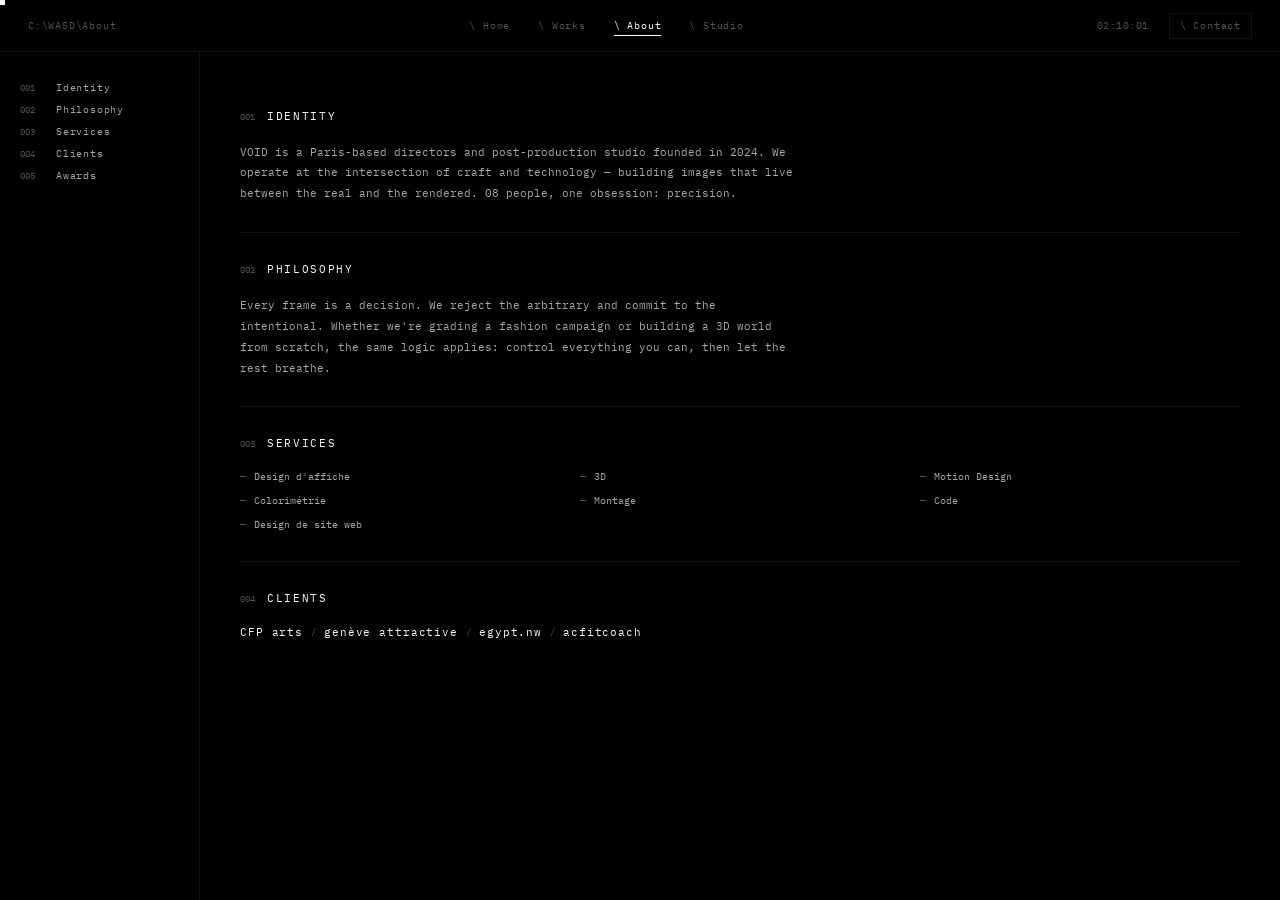
<file: about.html>
<!DOCTYPE html>
<html lang="fr">

<head>
  <meta charset="UTF-8" />
  <meta name="viewport" content="width=device-width, initial-scale=1.0" />
  <title>VOID.STUDIO — About</title>
  <link rel="stylesheet" href="shared.css" />
  <link rel="stylesheet" href="about.css" />
</head>

<body data-page="About">

  <div id="cursor"></div>

  <nav id="navbar">
    <div class="nav-path">C:\WASD\<span id="active-page">About</span></div>
    <div class="nav-links">
      <a class="nav-link" href="index.html" data-page="Home">\ Home</a>
      <a class="nav-link" href="works.html" data-page="Works">\ Works</a>
      <a class="nav-link" href="about.html" data-page="About">\ About</a>
      <a class="nav-link" href="studio.html" data-page="Studio">\ Studio</a>
    </div>
    <div class="nav-right">
      <span class="nav-clock" id="nav-clock">00:00:00</span>
      <span id="contact-trigger" class="hoverable">\ Contact</span>
    </div>
  </nav>

  <div id="contact-panel">
    <div class="cp-header">
      <span>Contact.txt</span>
      <span id="cp-close" class="cp-close hoverable">× Close</span>
    </div>
    <div class="cp-body">
      <div class="cp-row"><span class="n">012</span> Member : TITOUAN ORPEL / SAMUEL KESSLER</div>
      <div class="cp-row"><span class="n">016</span><a href="mailto:wasd.productionn@gmail.com"
          class="hoverable">wasd.productionn@gmail.com</a></div>
    </div>
  </div>

  <div id="page">
    <div class="about-layout">

      <!-- LEFT COL -->
      <div class="about-left">
        <div class="about-index">
          <div class="ai-row"><span class="ai-n">001</span><span class="ai-label">Identity</span></div>
          <div class="ai-row"><span class="ai-n">002</span><span class="ai-label">Philosophy</span></div>
          <div class="ai-row"><span class="ai-n">003</span><span class="ai-label">Services</span></div>
          <div class="ai-row"><span class="ai-n">004</span><span class="ai-label">Clients</span></div>
          <div class="ai-row"><span class="ai-n">005</span><span class="ai-label">Awards</span></div>
        </div>
      </div>

      <!-- RIGHT COL -->
      <div class="about-right">

        <section class="about-section" id="s-identity">
          <div class="as-header"><span class="as-num">001</span><span class="as-title">Identity</span></div>
          <p class="as-body">
            VOID is a Paris-based directors and post-production studio founded in 2024.
            We operate at the intersection of craft and technology — building images that live
            between the real and the rendered. 08 people, one obsession: precision.
          </p>
        </section>

        <section class="about-section" id="s-philosophy">
          <div class="as-header"><span class="as-num">002</span><span class="as-title">Philosophy</span></div>
          <p class="as-body">
            Every frame is a decision. We reject the arbitrary and commit to the intentional.
            Whether we're grading a fashion campaign or building a 3D world from scratch,
            the same logic applies: control everything you can, then let the rest breathe.
          </p>
        </section>

        <section class="about-section" id="s-services">
          <div class="as-header"><span class="as-num">003</span><span class="as-title">Services</span></div>
          <div class="services-grid">
            <div class="svc-item"><span class="svc-dot">—</span> Design d'affiche</div>
            <div class="svc-item"><span class="svc-dot">—</span> 3D</div>
            <div class="svc-item"><span class="svc-dot">—</span> Motion Design</div>
            <div class="svc-item"><span class="svc-dot">—</span> Colorimétrie</div>
            <div class="svc-item"><span class="svc-dot">—</span> Montage</div>
            <div class="svc-item"><span class="svc-dot">—</span> Code </div>
            <div class="svc-item"><span class="svc-dot">—</span> Design de site web</div>
          </div>
        </section>

        <section class="about-section" id="s-clients">
          <div class="as-header"><span class="as-num">004</span><span class="as-title">Clients</span></div>
          <div class="clients-list">
            <span class="client">CFP arts</span>
            <span class="client-sep">/</span>
            <span class="client">genève attractive</span>
            <span class="client-sep">/</span>
            <span class="client">egypt.nw</span>
            <span class="client-sep">/</span>
            <span class="client">acfitcoach</span>
            <!-- <span class="client-sep">/</span>
            <span class="client">Canal+</span>
            <span class="client-sep">/</span>
            <span class="client">Arte</span> -->
          </div>
        </section>

        <!-- <section class="about-section" id="s-awards">
          <div class="as-header"><span class="as-num">005</span><span class="as-title">Awards</span></div>
          <div class="award-row"><span class="aw-year">2024</span><span class="aw-name">Vimeo Staff Pick — Nova Zero
              Gravity</span></div>
          <div class="award-row"><span class="aw-year">2024</span><span class="aw-name">D&AD Shortlist — Motion
              Design</span></div>
        </section> -->

      </div>
    </div>
  </div>

  <script src="shared.js"></script>
</body>

</html>
</file>
<file: shared.css>
/* =============================================
   VOID.STUDIO — shared.css
   Base commune à toutes les pages
   ============================================= */

@import url('https://fonts.googleapis.com/css2?family=IBM+Plex+Mono:wght@300;400;500;700&display=swap');

:root {
  --black: #000000;
  --white: #ffffff;
  --grey: #555555;
  --grey-light: #aaaaaa;
  --grey-dark: #1a1a1a;
  --border: rgba(255,255,255,0.08);
  --font-mono: 'IBM Plex Mono', monospace;
  --nav-h: 52px;
}

*, *::before, *::after { box-sizing: border-box; margin: 0; padding: 0; }

html, body {
  width: 100%; height: 100%;
  background: var(--black);
  color: var(--white);
  font-family: var(--font-mono);
  font-size: 12px;
  line-height: 1.6;
  cursor: none;
  overflow: hidden;
}

a { color: var(--white); text-decoration: none; }

/* =============================================
   CURSOR
   ============================================= */
#cursor {
  position: fixed;
  width: 10px; height: 10px;
  background: var(--white);
  pointer-events: none;
  z-index: 99999;
  transform: translate(-50%, -50%);
  mix-blend-mode: difference;
  transition: width .15s ease, height .15s ease, border-radius .15s ease;
}
#cursor.hovering { width: 28px; height: 28px; }
#cursor.dragging { width: 16px; height: 16px; border-radius: 50%; }

/* =============================================
   NAVBAR
   ============================================= */
#navbar {
  position: fixed;
  top: 0; left: 0; right: 0;
  height: var(--nav-h);
  z-index: 500;
  display: flex;
  align-items: center;
  justify-content: space-between;
  padding: 0 28px;
  border-bottom: 1px solid var(--border);
  background: rgba(0,0,0,0.85);
  backdrop-filter: blur(8px);
}

.nav-path { font-size: 10px; color: var(--grey); letter-spacing: .08em; }
.nav-path .active-page { color: var(--white); }

.nav-links { display: flex; gap: 28px; }
.nav-link {
  font-size: 10px; color: var(--grey);
  letter-spacing: .08em;
  transition: color .2s;
  position: relative;
}
.nav-link::after {
  content: '';
  position: absolute;
  bottom: -2px; left: 0;
  width: 0; height: 1px;
  background: var(--white);
  transition: width .2s;
}
.nav-link:hover, .nav-link.active { color: var(--white); }
.nav-link:hover::after, .nav-link.active::after { width: 100%; }

.nav-right { display: flex; gap: 20px; align-items: center; }
.nav-clock { font-size: 10px; color: var(--grey); letter-spacing: .05em; }
#contact-trigger {
  font-size: 10px; color: var(--grey);
  padding: 4px 10px; border: 1px solid var(--border);
  cursor: none; transition: color .2s, border-color .2s;
  letter-spacing: .08em;
}
#contact-trigger:hover { color: var(--white); border-color: rgba(255,255,255,0.3); }

/* =============================================
   CONTACT PANEL (shared)
   ============================================= */
#contact-panel {
  position: fixed;
  top: 0; right: 0; bottom: 0;
  width: 300px;
  background: #050505;
  border-left: 1px solid var(--border);
  z-index: 600;
  transform: translateX(100%);
  transition: transform .4s cubic-bezier(.25,.46,.45,.94);
  overflow-y: auto;
}
#contact-panel.open { transform: translateX(0); }

.cp-header {
  display: flex; justify-content: space-between; align-items: center;
  padding: 16px 20px;
  border-bottom: 1px solid var(--border);
  font-size: 10px; letter-spacing: .1em; color: var(--grey-light);
}
.cp-close { cursor: none; color: var(--grey); transition: color .2s; font-size: 10px; }
.cp-close:hover { color: var(--white); }
.cp-body { padding: 16px 20px; }
.cp-row {
  display: flex; gap: 14px; align-items: flex-start;
  padding: 7px 0;
  border-bottom: 1px solid rgba(255,255,255,0.03);
  font-size: 10px; color: var(--grey-light);
}
.cp-row .n { color: var(--grey); min-width: 26px; }
.cp-row a { transition: color .2s; }
.cp-row a:hover { color: var(--grey); }

/* =============================================
   SCANLINES
   ============================================= */
body::before {
  content: '';
  position: fixed; inset: 0;
  background: repeating-linear-gradient(
    0deg, transparent, transparent 2px,
    rgba(0,0,0,0.025) 2px, rgba(0,0,0,0.025) 4px
  );
  pointer-events: none;
  z-index: 9000;
}

/* =============================================
   PAGE WRAPPER
   ============================================= */
#page {
  position: fixed;
  inset: 0;
  top: var(--nav-h);
}

/* =============================================
   CURSOR HOVERABLES — shared js will apply
   ============================================= */
.hoverable { cursor: none; }
</file>
<file: about.css>
/* about.css */

#page { overflow-y: auto; }

.about-layout {
  display: grid;
  grid-template-columns: 200px 1fr;
  height: 100%;
}

/* LEFT */
.about-left {
  border-right: 1px solid var(--border);
  padding: 28px 20px;
  position: sticky;
  top: 0;
}
.about-index { display: flex; flex-direction: column; gap: 6px; }
.ai-row { display: flex; gap: 12px; align-items: center; }
.ai-n    { font-size: 9px; color: var(--grey); min-width: 24px; }
.ai-label{ font-size: 10px; color: var(--grey-light); letter-spacing: .08em; transition: color .2s; }
.ai-row:hover .ai-label { color: var(--white); }

/* RIGHT */
.about-right {
  padding: 28px 40px;
  display: flex;
  flex-direction: column;
  gap: 0;
}

.about-section {
  padding: 28px 0;
  border-bottom: 1px solid var(--border);
}
.about-section:last-child { border-bottom: none; }

.as-header {
  display: flex;
  align-items: baseline;
  gap: 12px;
  margin-bottom: 16px;
}
.as-num   { font-size: 9px; color: var(--grey); }
.as-title { font-size: 11px; color: var(--white); letter-spacing: .15em; text-transform: uppercase; }

.as-body {
  font-size: 11px;
  color: var(--grey-light);
  line-height: 1.9;
  max-width: 560px;
}

/* SERVICES */
.services-grid {
  display: grid;
  grid-template-columns: repeat(3, 1fr);
  gap: 8px 20px;
}
.svc-item { font-size: 10px; color: var(--grey-light); display: flex; gap: 8px; }
.svc-dot  { color: var(--grey); }

/* CLIENTS */
.clients-list {
  display: flex; flex-wrap: wrap; gap: 8px; align-items: center;
}
.client     { font-size: 11px; color: var(--white); letter-spacing: .08em; }
.client-sep { font-size: 9px; color: var(--grey); }

/* AWARDS */
.award-row {
  display: flex; gap: 16px; align-items: baseline;
  padding: 8px 0;
  border-bottom: 1px solid rgba(255,255,255,0.03);
  font-size: 10px;
}
.aw-year { color: var(--grey); min-width: 32px; }
.aw-name { color: var(--grey-light); }
</file>
